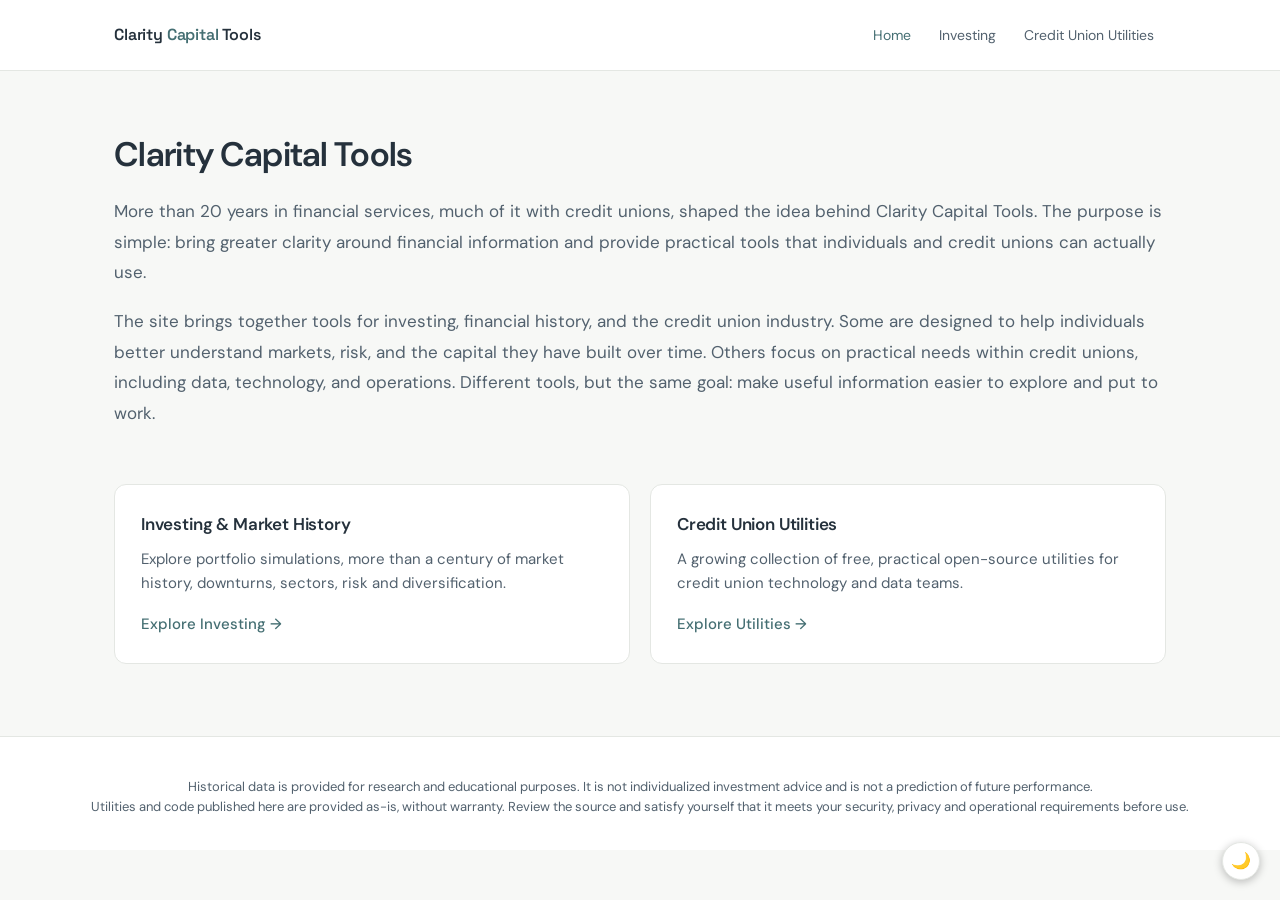
<file: index.html>
<!doctype html>
<html lang="en">
<head>
  <meta charset="utf-8" />
  <meta name="viewport" content="width=device-width, initial-scale=1" />
  <title>Clarity Capital Tools | Investing &amp; Credit Union Utilities</title>
  <meta name="description" content="Practical tools that bring greater clarity to financial information — for individuals exploring markets and risk, and for credit union data, technology and operations teams." />
  <link rel="canonical" href="https://claritycapitaltools.com/" />
  <meta property="og:type" content="website" />
  <meta property="og:title" content="Clarity Capital Tools | Investing &amp; Credit Union Utilities" />
  <meta property="og:description" content="Practical tools that bring greater clarity to financial information." />
  <meta property="og:url" content="https://claritycapitaltools.com/" />
  <meta property="og:site_name" content="Clarity Capital Tools" />
  <meta name="twitter:card" content="summary" />
  <meta name="twitter:title" content="Clarity Capital Tools | Investing &amp; Credit Union Utilities" />
  <meta name="twitter:description" content="Practical tools that bring greater clarity to financial information." />
  <link rel="preconnect" href="https://fonts.googleapis.com" />
  <link rel="preconnect" href="https://fonts.gstatic.com" crossorigin />
  <link href="https://fonts.googleapis.com/css2?family=DM+Sans:wght@400;500;600;700&family=JetBrains+Mono:wght@400;500;600;700&family=Space+Grotesk:wght@400;500;600;700&display=swap" rel="stylesheet" />
  <link rel="stylesheet" href="shared.css?v=6" />
  <script src="theme-toggle.js?v=2"></script>
</head>
<body>

  <header class="site-header">
    <div class="header-inner">
      <a href="/" class="brand">Clarity <span>Capital</span> Tools</a>
      <nav class="site-nav">
        <a href="/" class="active">Home</a>
        <a href="https://investsim.claritycapitaltools.com/">Investing</a>
        <a href="/credit-union-tools">Credit Union Utilities</a>
      </nav>
    </div>
  </header>

  <main>
    <div class="container">

      <!-- The statement is the page. It explains why this exists, which is
           what a first-time visitor actually needs. The two cards below give
           them somewhere to go. -->
      <div class="intro">
        <h1>Clarity Capital Tools</h1>
        <p>
          More than 20 years in financial services, much of it with credit unions, shaped the idea
          behind Clarity Capital Tools. The purpose is simple: bring greater clarity around financial
          information and provide practical tools that individuals and credit unions can actually use.
        </p>
        <p>
          The site brings together tools for investing, financial history, and the credit union
          industry. Some are designed to help individuals better understand markets, risk, and the
          capital they have built over time. Others focus on practical needs within credit unions,
          including data, technology, and operations. Different tools, but the same goal: make useful
          information easier to explore and put to work.
        </p>
      </div>

      <div class="card-grid-2" style="margin-top:48px">
        <a href="https://investsim.claritycapitaltools.com/" class="tool-card">
          <div class="tool-name">Investing &amp; Market History</div>
          <div class="tool-desc">Explore portfolio simulations, more than a century of market history, downturns, sectors, risk and diversification.</div>
          <span class="tool-cta">Explore Investing &rarr;</span>
        </a>
        <a href="/credit-union-tools" class="tool-card">
          <div class="tool-name">Credit Union Utilities</div>
          <div class="tool-desc">A growing collection of free, practical open-source utilities for credit union technology and data teams.</div>
          <span class="tool-cta">Explore Utilities &rarr;</span>
        </a>
      </div>

    </div>
  </main>

  <footer class="site-footer">
    <div class="footer-base">
      <p>Historical data is provided for research and educational purposes. It is not individualized
         investment advice and is not a prediction of future performance.</p>
      <p>Utilities and code published here are provided as-is, without warranty. Review the source and
         satisfy yourself that it meets your security, privacy and operational requirements before use.</p>
    </div>
  </footer>

</body>
</html>
</file>
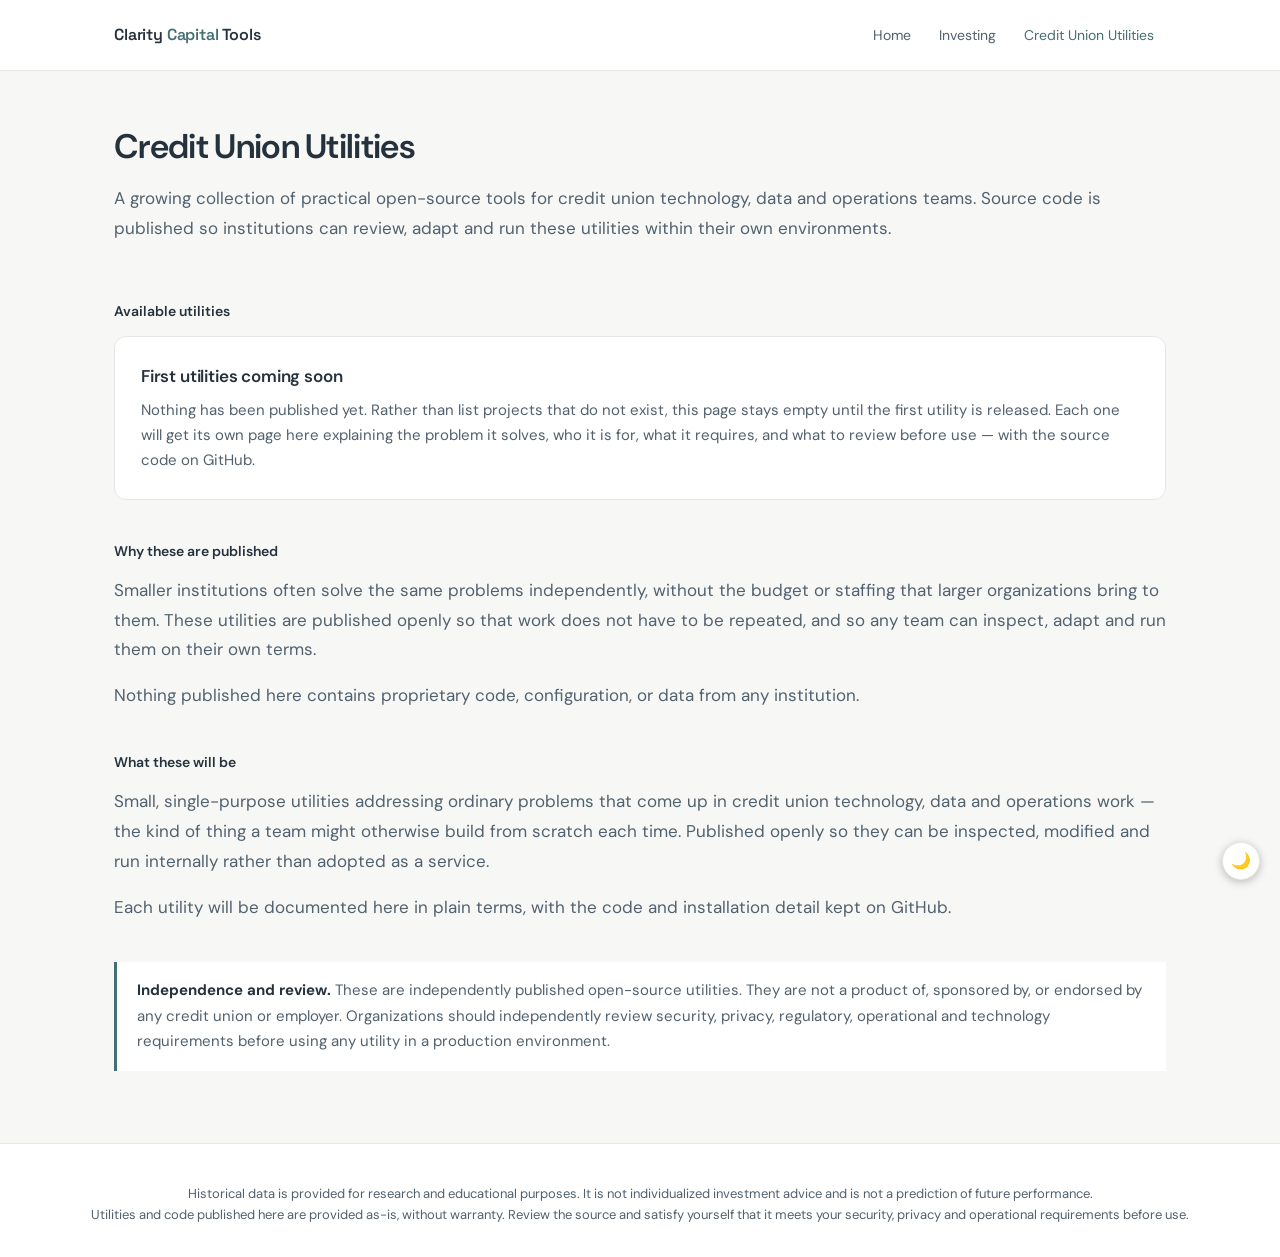
<file: credit-union-tools.html>
<!doctype html>
<html lang="en">
<head>
  <meta charset="utf-8" />
  <meta name="viewport" content="width=device-width, initial-scale=1" />
  <title>Free Credit Union Utilities &amp; Open-Source Tools | Clarity Capital Tools</title>
  <meta name="description" content="Practical open-source utilities for credit union technology, data and operations teams. Source code published so teams can review, adapt and run them in their own environments." />
  <link rel="canonical" href="https://claritycapitaltools.com/credit-union-tools" />
  <meta property="og:type" content="website" />
  <meta property="og:title" content="Free Credit Union Utilities &amp; Open-Source Tools" />
  <meta property="og:description" content="Practical open-source utilities for credit union technology, data and operations teams." />
  <meta property="og:url" content="https://claritycapitaltools.com/credit-union-tools" />
  <meta property="og:site_name" content="Clarity Capital Tools" />
  <meta name="twitter:card" content="summary" />
  <meta name="twitter:title" content="Free Credit Union Utilities &amp; Open-Source Tools" />
  <meta name="twitter:description" content="Practical open-source utilities for credit union technology, data and operations teams." />
  <link rel="preconnect" href="https://fonts.googleapis.com" />
  <link rel="preconnect" href="https://fonts.gstatic.com" crossorigin />
  <link href="https://fonts.googleapis.com/css2?family=DM+Sans:wght@400;500;600;700&family=JetBrains+Mono:wght@400;500;600;700&family=Space+Grotesk:wght@400;500;600;700&display=swap" rel="stylesheet" />
  <link rel="stylesheet" href="shared.css?v=6" />
  <script src="theme-toggle.js?v=2"></script>
</head>
<body>

  <header class="site-header">
    <div class="header-inner">
      <a href="/" class="brand">Clarity <span>Capital</span> Tools</a>
      <nav class="site-nav">
        <a href="/">Home</a>
        <a href="https://investsim.claritycapitaltools.com/">Investing</a>
        <a href="/credit-union-tools" class="active">Credit Union Utilities</a>
      </nav>
    </div>
  </header>

  <main>
    <!-- Same container, heading scale, intro treatment and section rhythm as
         /investing. These two are parallel vertical pages and should read the
         same way. -->
    <div class="container">

      <div style="padding:56px 0 8px">
        <h1 style="font-size:34px;font-weight:600;letter-spacing:-.02em;line-height:1.2;margin-bottom:16px">Credit Union Utilities</h1>
        <p style="font-size:17px;line-height:1.75;color:var(--text2)">
          A growing collection of practical open-source tools for credit union technology, data and
          operations teams. Source code is published so institutions can review, adapt and run these
          utilities within their own environments.
        </p>
      </div>

      <!-- No utility cards yet. Nothing has been released, so nothing is listed.
           When the first utility ships, add a .card-grid of .tool-card entries
           here, exactly as /investing does, and delete this placeholder block.
           Do not add cards for utilities that do not exist. -->
      <div style="margin-top:48px">
        <div class="group-label">Available utilities</div>
        <div class="tool-card" style="cursor:default">
          <div class="tool-name">First utilities coming soon</div>
          <div class="tool-desc">
            Nothing has been published yet. Rather than list projects that do not exist, this page
            stays empty until the first utility is released. Each one will get its own page here
            explaining the problem it solves, who it is for, what it requires, and what to review
            before use &mdash; with the source code on GitHub.
          </div>
        </div>
      </div>

      <!-- Motivation stated positively. Deliberately says nothing about any
           employer relationship: naming one, even favourably, implies a
           sponsorship nobody agreed to carry. The proprietary-content line is
           a factual claim about the code, verifiable by reading the repo --
           which is stronger reassurance than describing a permission. -->
      <div style="margin-top:40px">
        <div class="group-label">Why these are published</div>
        <p style="font-size:17px;line-height:1.75;color:var(--text2);margin-bottom:16px">
          Smaller institutions often solve the same problems independently, without the budget or
          staffing that larger organizations bring to them. These utilities are published openly so
          that work does not have to be repeated, and so any team can inspect, adapt and run them on
          their own terms.
        </p>
        <p style="font-size:17px;line-height:1.75;color:var(--text2)">
          Nothing published here contains proprietary code, configuration, or data from any
          institution.
        </p>
      </div>

      <div style="margin-top:40px">
        <div class="group-label">What these will be</div>
        <p style="font-size:17px;line-height:1.75;color:var(--text2);margin-bottom:16px">
          Small, single-purpose utilities addressing ordinary problems that come up in credit union
          technology, data and operations work &mdash; the kind of thing a team might otherwise build from
          scratch each time. Published openly so they can be inspected, modified and run internally
          rather than adopted as a service.
        </p>
        <p style="font-size:17px;line-height:1.75;color:var(--text2)">
          Each utility will be documented here in plain terms, with the code and installation detail
          kept on GitHub.
        </p>
      </div>

      <div class="data-callout" style="margin-top:40px">
        <strong style="color:var(--text1)">Independence and review.</strong>
        These are independently published open-source utilities. They are not a product of, sponsored
        by, or endorsed by any credit union or employer. Organizations should independently review
        security, privacy, regulatory, operational and technology requirements before using any
        utility in a production environment.
      </div>

    </div>
  </main>

  <footer class="site-footer">
    <div class="footer-base">
      <p>Historical data is provided for research and educational purposes. It is not individualized
         investment advice and is not a prediction of future performance.</p>
      <p>Utilities and code published here are provided as-is, without warranty. Review the source and
         satisfy yourself that it meets your security, privacy and operational requirements before use.</p>
    </div>
  </footer>

</body>
</html>
</file>
<file: shared.css>
/* ==========================================================================
   Clarity Capital Tools — shared.css

   DESIGN SYSTEM TRANSPLANTED FROM INVESTSIM.
   The two sites are separate repos and deploy independently, so these tokens
   exist in two places: here, and in investsim's frontend/shared-analytics.css.
   If you change a colour, a font or the radius, change it in BOTH or the two
   sites will drift apart visually -- which is exactly what happened with the
   tool names before.

   Class names are Clarity's own and are deliberately unchanged, so the five
   existing Insights articles keep working without being rewritten.
   ========================================================================== */

/* ── Design tokens ── */
/* Dark is the base; light is applied by theme-toggle.js, which defaults to
   light. Same arrangement as InvestSim so both sites behave identically. */
:root{
  --bg:#12161a;
  --card:#1a2025;
  --border:#2a333a;
  --accent:#7fb3b6;
  --accent-dim:rgba(127,179,182,0.14);
  --red:#c98a84;
  --gold:#c9a45f;
  --green:#8fae95;
  --text:#e9ecea;   /* Clarity's legacy name */
  --text1:#e9ecea;  /* InvestSim's name, kept so either works */
  --text2:#a3aeb6;
  --text3:#a3aeb6;
  --radius:12px;
  --shadow:0 2px 10px rgba(0,0,0,.2);
}
html[data-theme="light"]{
  --bg:#f7f8f6;
  --card:#ffffff;
  --border:#e4e7e3;
  --accent:#456f73;
  --accent-dim:rgba(69,111,115,0.09);
  --red:#a8524b;
  --gold:#8a6a2f;
  --green:#4f7a5c;
  --text:#25313c;
  --text1:#25313c;
  --text2:#52616e;
  --text3:#52616e;
  --shadow:0 2px 10px rgba(37,49,60,.07);
}

/* ── Reset ── */
*,*::before,*::after{box-sizing:border-box;margin:0;padding:0}
html{font-size:16px}
body{
  font-family:'DM Sans',system-ui,sans-serif;
  font-size:16px;
  background:var(--bg);
  color:var(--text1);
  line-height:1.6;
  min-height:100vh;
  -webkit-font-smoothing:antialiased;
}
a{color:var(--accent);text-decoration:none}
a:hover{text-decoration:underline}
img{max-width:100%;display:block}

/* ── Header ── */
.site-header{border-bottom:1px solid var(--border);background:var(--card);position:sticky;top:0;z-index:100}
.header-inner{max-width:1100px;margin:0 auto;padding:16px 24px;display:flex;align-items:center;justify-content:space-between;gap:24px}
.brand{font-family:'Space Grotesk',sans-serif;font-size:16px;font-weight:600;color:var(--text1);letter-spacing:-.01em;white-space:nowrap}
.brand:hover{text-decoration:none;color:var(--accent)}
.brand span{color:var(--accent)}
.site-nav{display:flex;gap:4px;align-items:center;flex-wrap:wrap}
.site-nav a{font-size:14px;font-weight:400;color:var(--text2);padding:8px 12px;border-radius:8px;transition:color .15s,background .15s}
.site-nav a:hover{color:var(--text1);background:var(--bg);text-decoration:none}
.site-nav a.active{color:var(--accent)}

/* ── Layout ── */
.container{max-width:1100px;margin:0 auto;padding:0 24px}
.divider{border:none;border-top:1px solid var(--border);margin:48px 0}

/* ══════════════════════════════════════════════════════════════════════
   TEXT WIDTH RULE — do not break this again.

   Left-aligned prose is NEVER given its own max-width. It fills whatever
   container it sits in. Vary the CONTAINER width by page type if a page
   needs to be narrower; never cap the paragraph inside a wide container.

   The only permitted exception is text that is centred, where a cap is
   required because centred full-width lines are genuinely unreadable.
   ══════════════════════════════════════════════════════════════════════ */

/* ── Intro statement (homepage) ── */
/* Left-aligned prose: no cap, fills the container. */
.intro{padding:64px 0 8px}
.intro h1{font-size:34px;font-weight:600;letter-spacing:-.02em;line-height:1.2;color:var(--text1);margin-bottom:20px}
.intro p{font-size:17px;line-height:1.8;color:var(--text2);margin-bottom:18px}
.intro p:last-child{margin-bottom:0}

/* ── Hero-actions (button row) ── */
.hero-actions{display:flex;gap:12px;flex-wrap:wrap;margin-top:28px}

/* ── Section headings ── */
.section-head{margin-bottom:20px}
.section-label{font-size:13px;color:var(--text3);margin-bottom:8px}
.group-label{font-size:14px;font-weight:600;color:var(--text1);margin-bottom:14px}

/* ── Buttons ── */
.btn{display:inline-block;font-size:15px;font-weight:500;padding:12px 26px;border-radius:10px;border:1px solid transparent;cursor:pointer;transition:opacity .2s,border-color .2s,color .2s}
.btn:hover{text-decoration:none}
.btn-primary{background:var(--accent);color:#fff}
.btn-primary:hover{opacity:.88}
.btn-outline{border-color:var(--border);color:var(--text1);background:transparent}
.btn-outline:hover{border-color:var(--accent);color:var(--accent)}

/* ── Cards ── */
.card-grid{display:grid;grid-template-columns:repeat(auto-fit,minmax(260px,1fr));gap:20px}
.card-grid-2{display:grid;grid-template-columns:repeat(auto-fit,minmax(280px,1fr));gap:20px}

.tool-card,.feature-card,.article-card{
  background:var(--card);border:1px solid var(--border);border-radius:var(--radius);
  padding:26px;color:inherit;display:block;transition:border-color .2s;
}
.tool-card:hover,.feature-card:hover,.article-card:hover{border-color:var(--accent);text-decoration:none}

.tool-icon,.feature-icon{font-size:22px;margin-bottom:12px;line-height:1}
.tool-name,.feature-title{font-size:17px;font-weight:600;color:var(--text1);margin-bottom:8px;letter-spacing:-.01em}
.tool-desc,.feature-desc{font-size:15px;line-height:1.65;color:var(--text2)}
.tool-tag{display:inline-block;margin-top:14px;font-size:12px;color:var(--text3);border:1px solid var(--border);border-radius:999px;padding:3px 10px}
.tool-cta{display:inline-block;margin-top:16px;font-size:15px;font-weight:500;color:var(--accent)}

/* ── Articles ── */
.data-callout{background:var(--card);border-left:3px solid var(--accent);border-radius:0;padding:16px 20px;margin:24px 0;font-size:15px;line-height:1.7;color:var(--text2)}

/* ── Footer ── */
.site-footer{border-top:1px solid var(--border);background:var(--card);margin-top:72px;padding:40px 24px 32px}
.site-footer .footer-inner{max-width:1100px;margin:0 auto;display:grid;grid-template-columns:repeat(auto-fit,minmax(180px,1fr));gap:28px 32px}
.site-footer h2{font-size:13px;font-weight:600;color:var(--text1);margin-bottom:10px}
.site-footer ul{list-style:none;padding:0;margin:0}
.site-footer li{margin-bottom:7px}
.site-footer a{font-size:14px;color:var(--text2)}
.site-footer a:hover{color:var(--accent)}
.site-footer .footer-base{max-width:1100px;margin:28px auto 0;padding-top:20px;border-top:1px solid var(--border);font-size:13px;color:var(--text3);line-height:1.6}
/* When the disclaimer is the whole footer, drop the divider -- otherwise the
   border sits under nothing. */
.site-footer .footer-base:first-child{margin-top:0;padding-top:0;border-top:none;text-align:center}

/* ── Theme toggle ── */
.theme-toggle-btn{position:fixed;bottom:24px;right:24px;width:44px;height:44px;border-radius:50%;border:1px solid var(--border);background:var(--card);color:var(--text2);font-size:18px;cursor:pointer;z-index:900;box-shadow:var(--shadow);display:flex;align-items:center;justify-content:center;padding:0;line-height:1;transition:border-color .2s,color .2s}
.theme-toggle-btn:hover{border-color:var(--accent);color:var(--accent)}

@media(max-width:600px){
  .hero{padding-top:48px}
  .hero h1{font-size:28px}
  .header-inner{padding:14px 20px;gap:12px}
  .site-footer{margin-top:48px;padding:32px 20px 24px}
}
</file>
